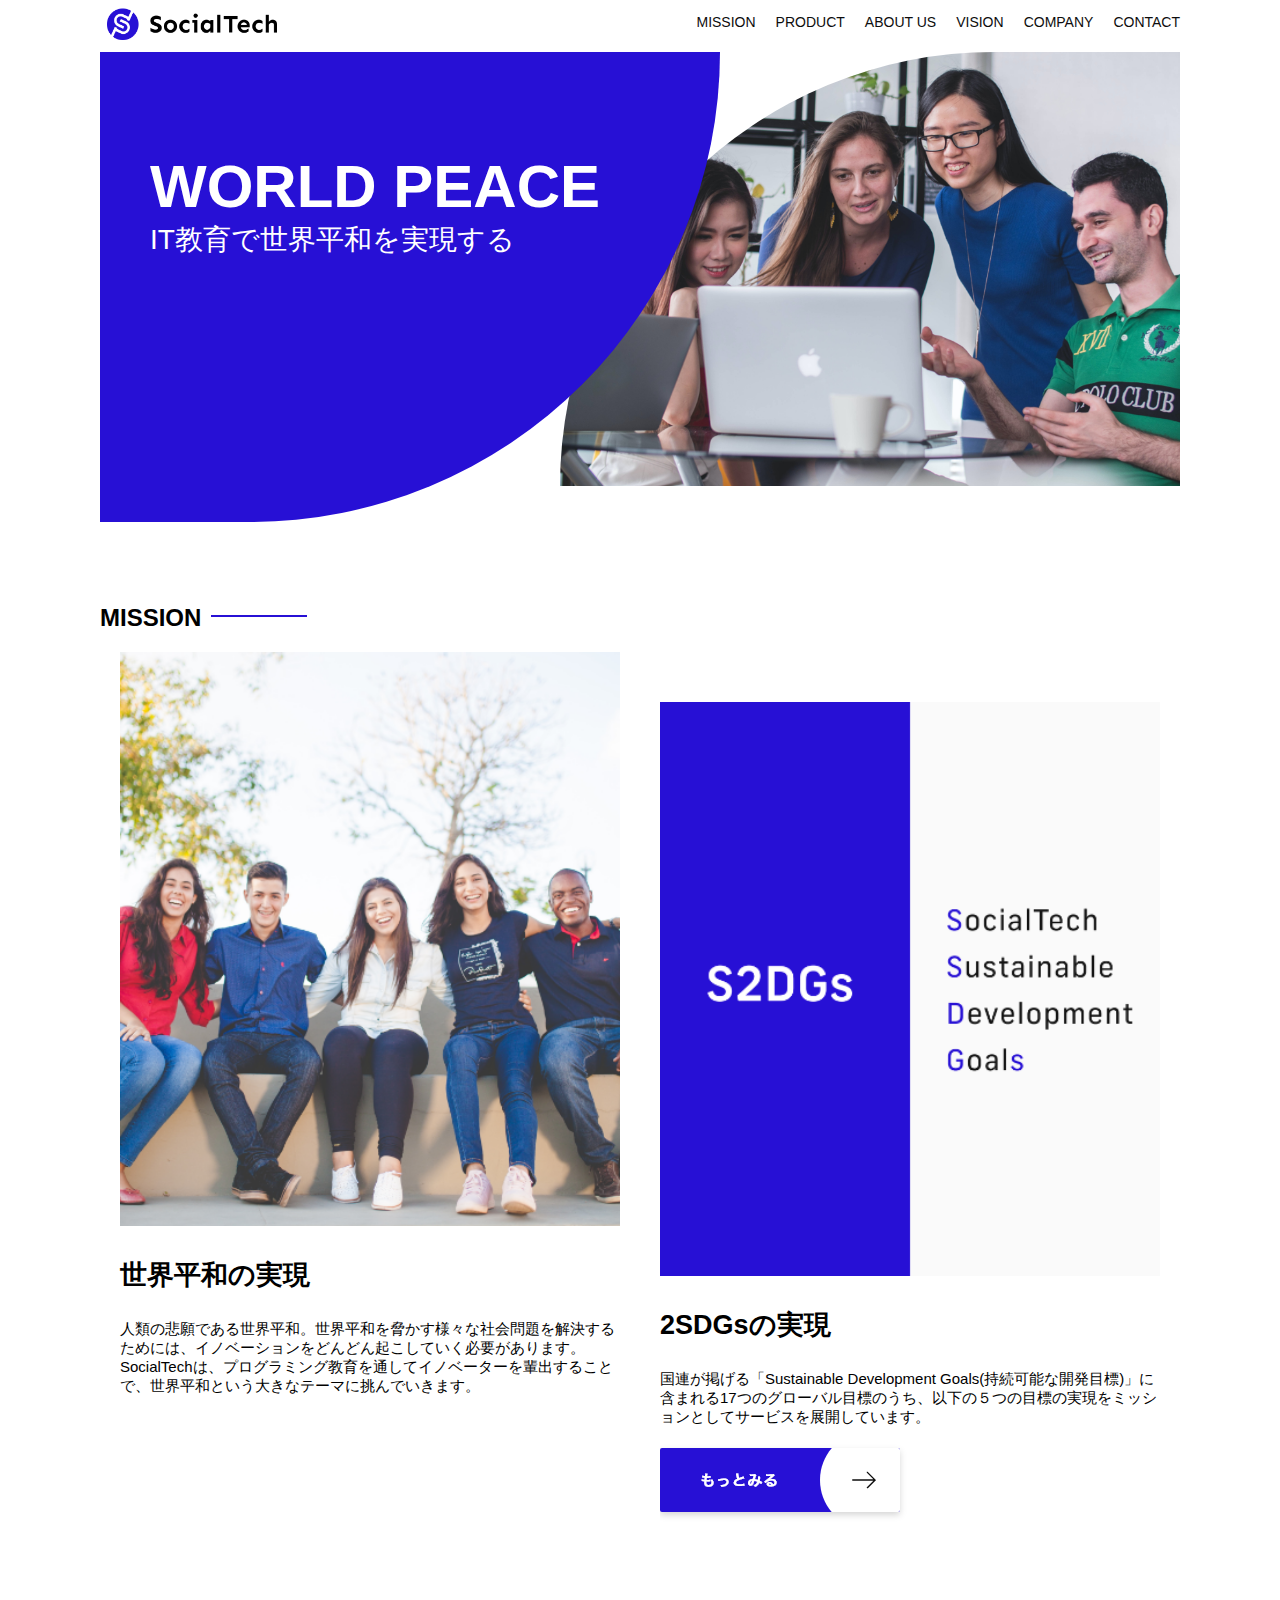
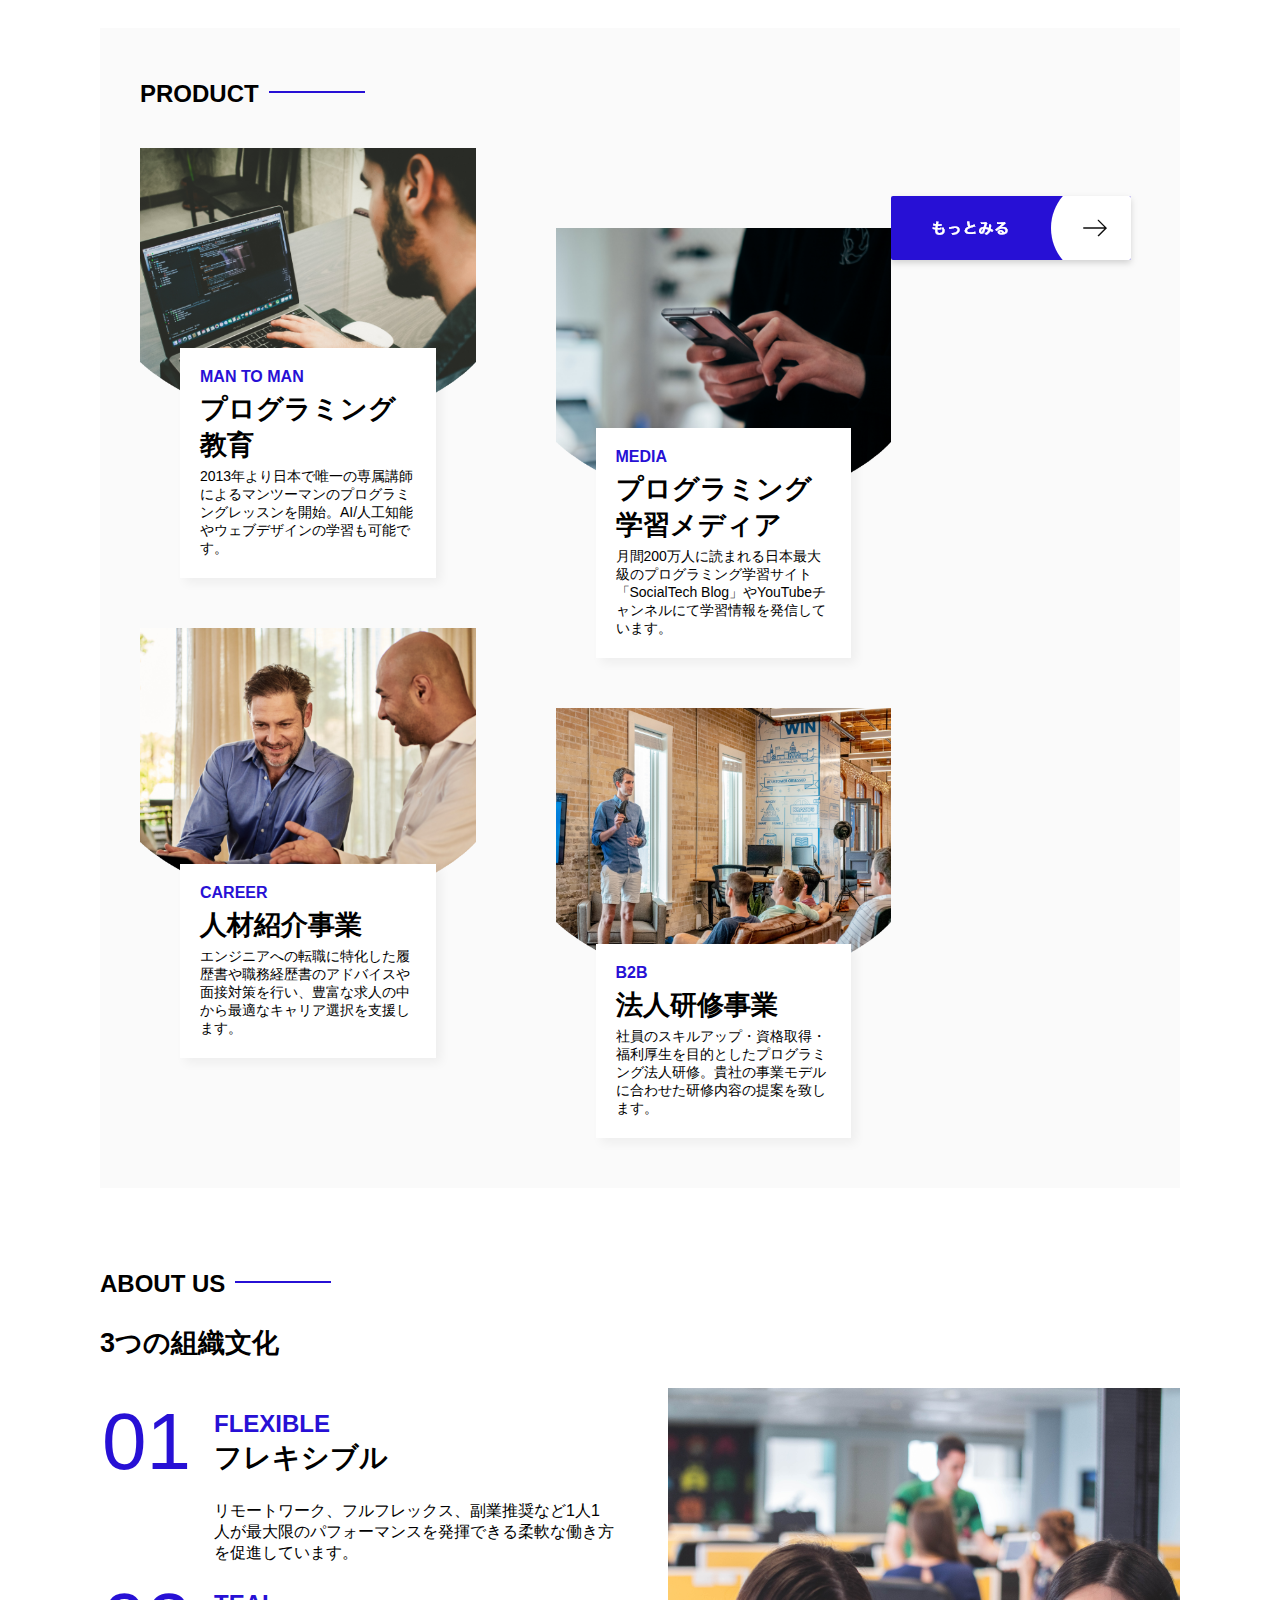
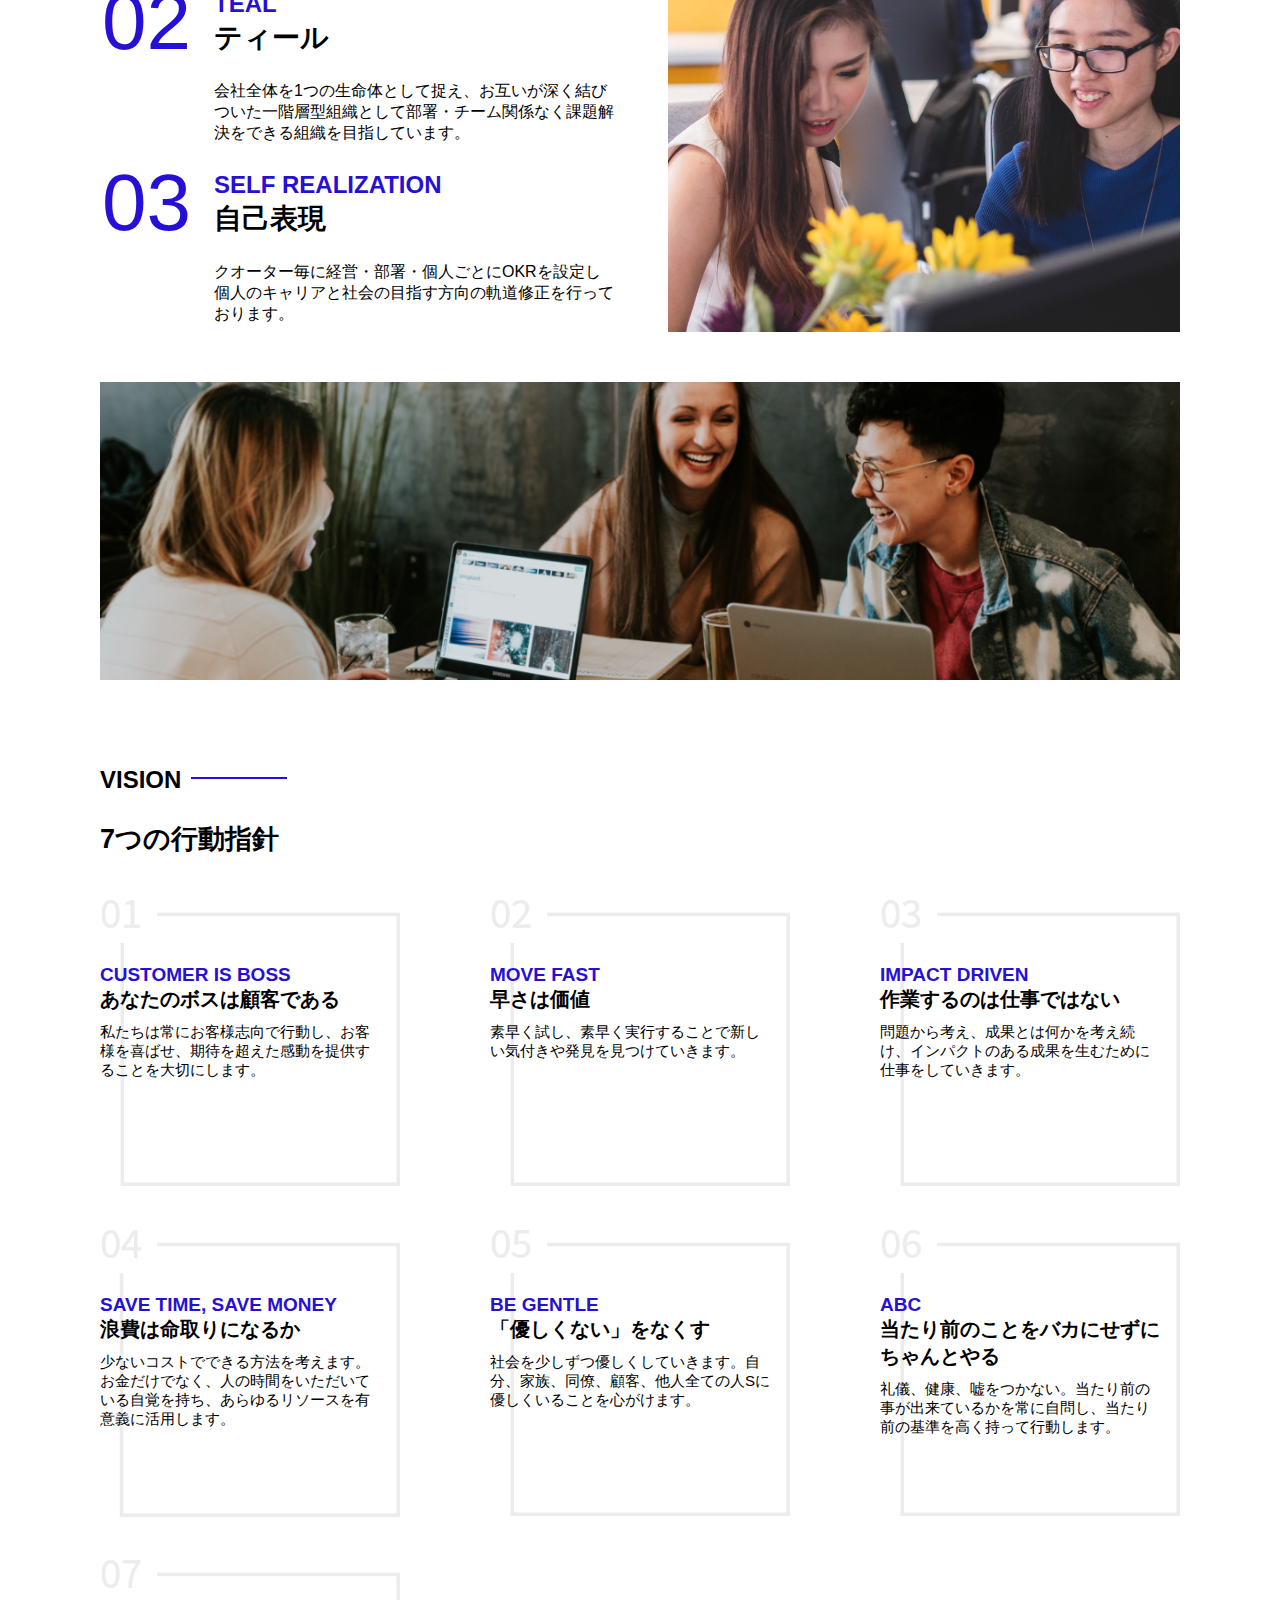
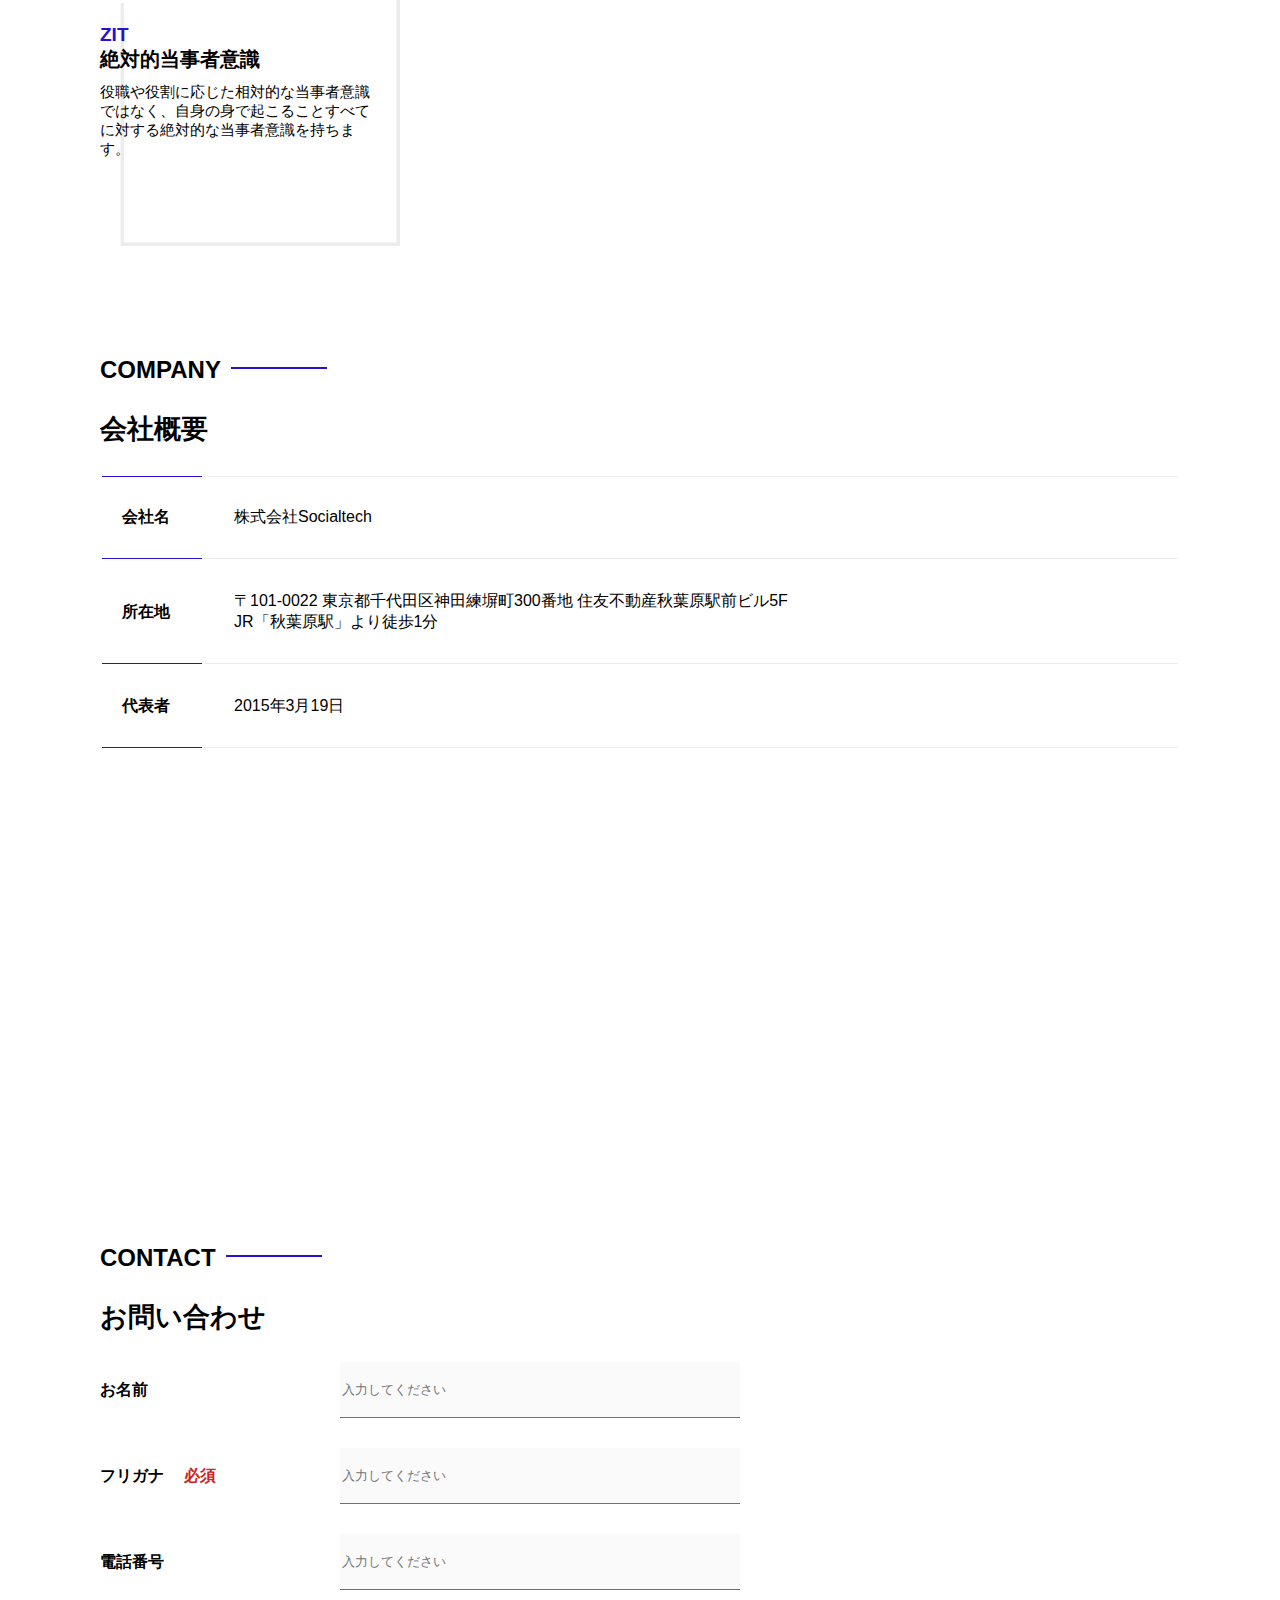
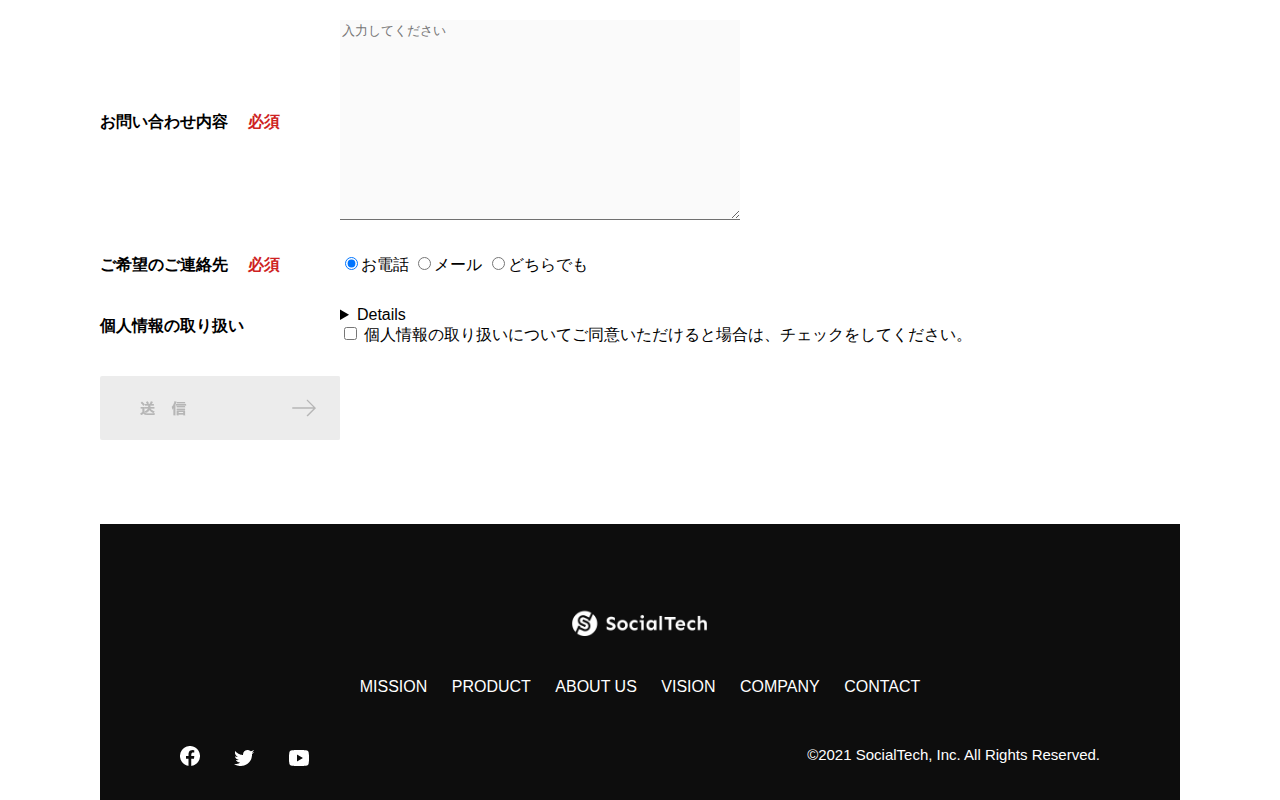
<file: index.html>
<!DOCTYPE html>
<html>
    <head>
        <title>SocialTech</title>
        <meta charset="utf-8">
        <meta name="description" content="SocialTechはEdTech業界のリーディングカンパニーを目指します。">
        <meta name="viewport" content="width=device-width, initial-scale=1.0">
        <link rel="stylesheet" href="style.css">
    </head>
    <body>
        <header>
            <a href="index.html" id="logo">
                <img src="images/logo.png" alt="トップページに戻る">
            </a>
            <nav id="nav-pc">
                <ul>
                    <li><a href="mission.html">MISSION</a></li>
                    <li><a href="product.html">PRODUCT</a></li>
                    <li><a href="index.html#aboutus">ABOUT US</a></li>
                    <li><a href="index.html#vision">VISION</a></li>
                    <li><a href="index.html#company">COMPANY</a></li>
                    <li><a href="index.html#contact">CONTACT</a></li>
                </ul>
            </nav>
            <!--スマホ用メニューボタン-->
            <button id="menu-sp" onclick="document.getElementById('nav-sp').style.display = 'block'">
                <img src="images/button-menu.png" alt="ナビゲーションを開く">
            </button>
            <!--スマホ用ナビゲーション-->
            <div id="nav-sp">
                <button id="close" onclick="document.getElementById('nav-sp').style.display = 'none'">
                    <img src="images/button-close.png" alt="ナビゲーションを閉じる">
                </button>
                <nav>
                    <ul>
                        <li>
                            <a id="logo-sp" href="index.html" onclick="document.getElementById('nav-sp').style.display = 'none'"><img src="images/logo-sp.png" alt="トップページに戻る"></a>
                        </li>
                        <li><a class="menu" href="mission.html" onclick="document.getElementById('nav-sp').style.display = 'none'">MISSION</a></li>
                        <li><a class="menu" href="product.html" onclick="document.getElementById('nav-sp').style.display = 'none'">PRODUCT</a></li>
                        <li><a class="menu" href="index.html#aboutus" onclick="document.getElementById('nav-sp').style.display = 'none'">ABOUT US</a></li>
                        <li><a class="menu" href="index.html#vision" onclick="document.getElementById('nav-sp').style.display = 'none'">VISION</a></li>
                        <li><a class="menu" href="index.html#company" onclick="document.getElementById('nav-sp').style.display = 'none'">COMPANY</a></li>
                        <li><a class="menu" href="index.html#contact" onclick="document.getElementById('nav-sp').style.display = 'none'">CONTACT</a></li>
                    </ul>
                </nav>
                <div id="sns">
                    <a href="https://www.facebook.com/sejuku2013">
                        <img src="images/button-facebook.png" alt="Facebookのリンク">
                    </a>
                    <a href="https://twitter.com/samuraijuku">
                        <img src="images/button-twitter.png" alt="Twitterのリンク">
                    </a>
                    <a href="https://www.youtube.com/channel/UCCFOQO5aDK0xXam4cUQXT8g">
                        <img src="images/button-youtube.png" alt="YouTubeのリンク">
                    </a>
                </div>
            </div>
        </header>
        <main>
            <article>
                <section id="main-visual">
                    <div id="main-message">
                        <h1>WORLD PEACE</h1>
                        <p>IT教育で世界平和を実現する</p>
                    </div>
                    <img src="images/index/index-main.png" alt="PCの周りに集まる多国籍の仲間たち">
                </section>
                <section id="mission">
                    <h2 class="index-h2">MISSION</h2>
                    <div id="mission-flex">
                        <div>
                            <img id="mission-photo" src="images/index/index-mission.png" alt="屋外のベンチで写真を撮影する多国籍の仲間たち">
                            <h3>世界平和の実現</h3>
                            <p>人類の悲願である世界平和。世界平和を脅かす様々な社会問題を解決するためには、イノベーションをどんどん起こしていく必要があります。SocialTechは、プログラミング教育を通してイノベーターを輩出することで、世界平和という大きなテーマに挑んでいきます。</p>
                        </div>
                        <div>
                            <img id="s2dgs" src="images/index/s2dgs.png" alt="SDGs">
                            <h3>2SDGsの実現</h3>
                            <p>国連が掲げる「Sustainable Development Goals(持続可能な開発目標)」に含まれる17つのグローバル目標のうち、以下の５つの目標の実現をミッションとしてサービスを展開しています。</p>
                            <a href="mission.html">
                                <img src="images/button-more.png" alt="もっとみる">
                            </a>
                        </div>
                    </div>
                </section>
                <section id="product">
                   <h2 class="index-h2">PRODUCT</h2>
                   <div class="product-flex">
                    <div id="product-left">
                        <div>
                            <img class="product-photo" src="images/index/index-mantoman.png" alt="PCでコードを書く男性">
                            <div class="product-explain">
                                <span>MAN TO MAN</span>
                                <h3>プログラミング教育</h3>
                                <p>2013年より日本で唯一の専属講師によるマンツーマンのプログラミングレッスンを開始。AI/人工知能やウェブデザインの学習も可能です。</p>
                            </div>
                        </div>
                        <div>
                            <img class="product-photo" src="images/index/index-career.png" alt="笑顔で話し合う2人の男性">
                            <div class="product-explain">
                                <span>CAREER</span>
                                <h3>人材紹介事業</h3>
                                <p>エンジニアへの転職に特化した履歴書や職務経歴書のアドバイスや面接対策を行い、豊富な求人の中から最適なキャリア選択を支援します。</p>
                            </div>
                        </div>
                    </div>
                    <div id="product-right">
                        <div>
                            <img class="product-photo" src="images/index/index-media.png" alt="スマートフォンを操作する人">
                            <div class="product-explain">
                                <span>MEDIA</span>
                                <h3>プログラミング学習メディア</h3>
                                <p>月間200万人に読まれる日本最大級のプログラミング学習サイト「SocialTech Blog」やYouTubeチャンネルにて学習情報を発信しています。</p>
                            </div>
                        </div>
                        <div>
                            <img class="product-photo" src="images/index/index-b2b.png" alt="講演中の男性とそれを聴く人々">
                            <div class="product-explain">
                                <span>B2B</span>
                                <h3>法人研修事業</h3>
                                <p>社員のスキルアップ・資格取得・福利厚生を目的としたプログラミング法人研修。貴社の事業モデルに合わせた研修内容の提案を致します。</p>
                            </div>
                        </div>
                    </div>
                    <div id="product-more">
                        <a href="product.html">
                            <img src="images/button-more.png" alt="もっとみる">
                        </a>
                    </div>
                </section>
                <!--ABOUT US-->
                <section id="aboutus">
                    <h2 class="index-h2">ABOUT US</h2>
                    <h3>3つの組織文化</h3>
                    <div>
                        <table class="culture-table">
                            <tr>
                                <td class="culture-num">01</td>
                                <th><span class="culture-en">FLEXIBLE</span><br>フレキシブル</th>
                            </tr>
                            <tr>
                                <td>
                                    <!--空のセル-->
                                </td>
                                <td class="culture-description">リモートワーク、フルフレックス、副業推奨など1人1人が最大限のパフォーマンスを発揮できる柔軟な働き方を促進しています。</td>
                            </tr>
                            <tr>
                                <td class="culture-num">02</td>
                                <th><span class="culture-en">TEAL</span><br>ティール</th>
                            </tr>
                            <tr>
                                <td>
                                    <!--空のセル-->
                                </td>
                                <td class="culture-description">会社全体を1つの生命体として捉え、お互いが深く結びついた一階層型組織として部署・チーム関係なく課題解決をできる組織を目指しています。</td>
                            </tr>
                            <tr>
                                <td class="culture-num">03</td>
                                <th><span class="culture-en">SELF REALIZATION</span><br>自己表現</th>
                            </tr>
                            <tr>
                                <td>
                                    <!--空のセル-->
                                </td>
                                <td class="culture-description">クオーター毎に経営・部署・個人ごとにOKRを設定し個人のキャリアと社会の目指す方向の軌道修正を行っております。</td>
                            </tr>
                        </table>
                        <img class="culture-img" src="images/index/index-aboutus1.png" alt="笑顔で話し合う2人の女性">
                    </div>
                    <img class="culture-img2" src="images/index/index-aboutus2.png" alt="笑顔で話し合う3人の男女">
                </section>
                <!--VISION-->
                <section id="vision">
                    <h2 class="index-h2">VISION</h2>
                    <h3>7つの行動指針</h3>
                    <div>
                        <div class="vision-box">
                            <img src="images/index/vision-01.png" alt="01">
                            <div>
                                <h4>CUSTOMER IS BOSS</h4>
                                <h5>あなたのボスは顧客である</h5>
                                <p>私たちは常にお客様志向で行動し、お客様を喜ばせ、期待を超えた感動を提供することを大切にします。</p>
                            </div>
                        </div>
                        <div class="vision-box">
                            <img src="images/index/vision-02.png" alt="02">
                            <div>
                                <h4>MOVE FAST</h4>
                                <h5>早さは価値</h5>
                                <p>素早く試し、素早く実行することで新しい気付きや発見を見つけていきます。</p>
                            </div>
                        </div>
                        <div class="vision-box">
                            <img src="images/index/vision-03.png" alt="03">
                            <div>
                                <h4>IMPACT DRIVEN</h4>
                                <h5>作業するのは仕事ではない</h5>
                                <p>問題から考え、成果とは何かを考え続け、インパクトのある成果を生むために仕事をしていきます。</p>
                            </div>
                        </div>
                        <div class="vision-box">
                            <img src="images/index/vision-04.png" alt="04">
                            <div>
                                <h4>SAVE TIME, SAVE MONEY</h4>
                                <h5>浪費は命取りになるか</h5>
                                <p>少ないコストでできる方法を考えます。お金だけでなく、人の時間をいただいている自覚を持ち、あらゆるリソースを有意義に活用します。</p>
                            </div>
                        </div>
                        <div class="vision-box">
                            <img src="images/index/vision-05.png" alt="05">
                            <div>
                                <h4>BE GENTLE</h4>
                                <h5>「優しくない」をなくす</h5>
                                <p>社会を少しずつ優しくしていきます。自分、家族、同僚、顧客、他人全ての人Sに優しくいることを心がけます。</p>
                            </div>
                        </div>
                        <div class="vision-box">
                            <img src="images/index/vision-06.png" alt="06">
                            <div>
                                <h4>ABC</h4>
                                <h5>当たり前のことをバカにせずにちゃんとやる</h5>
                                <p>礼儀、健康、嘘をつかない。当たり前の事が出来ているかを常に自問し、当たり前の基準を高く持って行動します。</p>
                            </div>
                        </div>
                        <div class="vision-box">
                            <img src="images/index/vision-07.png" alt="07">
                            <div>
                                <h4>ZIT</h4>
                                <h5>絶対的当事者意識</h5>
                                <p>役職や役割に応じた相対的な当事者意識ではなく、自身の身で起こることすべてに対する絶対的な当事者意識を持ちます。</p>
                            </div>
                        </div>
                    </div>
                </section>
                <!--COMPANY-->
                <section id="company">
                    <h2 class="index-h2">COMPANY</h2>
                    <h3>会社概要</h3>
                        <table id="company-table">
                            <tr>
                                <th class="tableheader tableheader-first">会社名</th>
                                <td class="cell cell-first">株式会社Socialtech</td>
                            </tr>
                            <tr>
                                <th class="tableheader">所在地</th>
                                <td class="cell">〒101-0022 東京都千代田区神田練塀町300番地 住友不動産秋葉原駅前ビル5F<br>JR「秋葉原駅」より徒歩1分</td>
                            </tr>
                            <tr>
                                <th class="tableheader">代表者</th>
                                <td class="cell">2015年3月19日</td>
                            </tr>
                        </table>
                        <iframe
                            src="https://www.google.com/maps/embed?pb=!1m14!1m8!1m3!1d12960.275416078066!2d139.7746526!3d35.6999232!3m2!1i1024!2i768!4f13.1!3m3!1m2!1s0x60188fee13660e23%3A0x77137876edf742ac!2z5L2P5Y-L5LiN5YuV55Sj56eL6JGJ5Y6f6aeF5YmN44OT44Or!5e0!3m2!1sen!2sjp!4v1726389022246!5m2!1sen!2sjp" 
                            style="border: 0" allowfullscreen="" loading="lazy">
                        </iframe>
                </section>
                <!--お問い合わせフォーム-->
                <section id="contact">
                    <h2 class="index-h2">CONTACT</h2>
                    <h3>お問い合わせ</h3>
                    <form>
                        <div>
                            <div class="contact-heading">
                                <label class="contact-label">お名前<span class="contact-span"></span></label>
                            </div>
                            <div>
                                <input type="text" name="name" placeholder="入力してください" class="contact-textbox">  
                            </div>
                        </div>
                        <div>
                            <div class="contact-heading">
                                <label class="contact-label">フリガナ<span class="contact-span">必須</span></label>
                            </div>
                            <div>
                                <input type="text" name="hurigana" placeholder="入力してください" class="contact-textbox">
                            </div>
                        </div>
                        <div>
                            <div class="contact-heading">
                                <label class="contact-label">電話番号</label>
                            </div>
                            <div>
                                <input type="text" name="tel" placeholder="入力してください" class="contact-textbox">
                            </div>
                        </div>
                        <div>
                            <div class="contact-heading">
                                <label class="contact-label">お問い合わせ内容<span class="contact-span">必須</span></label>
                            </div>
                            <div>
                                <textarea class="contact-textarea" placeholder="入力してください" name="message"></textarea>
                            </div>
                        </div>
                        <div>
                            <div class="contact-heading">
                                <label class="contact-label">ご希望のご連絡先<span class="contact-span">必須</span></label>
                            </div>
                            <div>
                                <input class="radiobutton" type="radio" value="tel" name="contact" checked><label>お電話</label> 
                                <input class="radiobutton" type="radio" value="mail" name="contact"><label>メール</label>
                                <input class="radiobutton" type="radio" value="both" name="contact"><label>どちらでも</label>
                            </div>
                        </div>
                    <div>
                        <div class="contact-heading">
                            <label class="contact-label">個人情報の取り扱い</label>
                        </div>
                        <div>
                            <details>
                                <summry>お問い合わせフォームの個人情報の取り扱いについて</summry>
                                <div>
                                    <d1>
                                        <dt>１．組織の名称又は氏名</dt>
                                        <dd>株式会社Socialtech</dd>
                                        <dt>２．個人情報保護管理者（若しくはその代理人）の氏名又は職名、所属及び連絡先</dt>
                                        <dd>
                                        <p>鈴木　一郎　コーポレート部</p>
                                        <p>メールアドレス：samurai@example.com</p>
                                        <p>TEL：03-1234-5678</p>
                                        </dd>
                                        <dt>３．個人情報の利用目的</dt>
                                        <dd>
                                            <ul>
                                                <li>本サービス及び本サービスに関連する情報の提供又はそれらに関する連絡のため</li>
                                                <li>ユーザーの本人確認のため</li>
                                                <li>当社サービスのご案内のため</li>
                                                <li>当社の商品等の広告または宣伝（電子メールによるものを含むものとします）</li>
                                            </ul>
                                        </dd>
                                        <dt>４．個人情報の取り扱い業務の委託</dt>
                                            <dd>個人情報の取扱業務の全部または一部を外部に業務委託する場合があります。その際、弊社は、個人情報を適切に保護できる管理体制を敷き実行していることを条件として委託先を厳選したうえで、機密保持契約を委託先と締結し、お客様の個人情報を厳密に管理させます。
                                            </dd>
                                        <dt>５．個人情報の開示等の請求</dt>
                                            <dd>お客様は、弊社に対してご自身の個人情報の開示等（利用目的の通知、開示、内容の訂正・追加・削除、利用の停止または消去、第三者への提供の停止）に関して、当社問合わせ窓口に申し出ることができます。<br>その際、弊社はお客様ご本人を確認させていただいたうえで、合理的な期間内に対応いたします。<br>なお、個人情報に関する弊社問合わせ先は、次の通りです。
                                            </dd>
                                            <p>〒150-0043　東京都千代田区神田練塀町300番地 住友不動産秋葉原駅前ビル5F</p>
                                            <p>メールアドレス：samurai@example.com　TEL：03-1234-5678</p>                 <dd>
                                            <p>株式会社Socialtech 個人情報問い合わせ窓口</p>
                                            </dd>
                                        <dt>６．個人情報を提供されることの任意性について</dt>
                                            <dd>お客様がご自身の個人情報を弊社に提供されるか否かは、お客様のご判断によりますが、もしご提供されない場合には、適切なサービスが提供できない場合がありますので予めご了承ください。
                                            </dd>
                                    </d1>
                                </div>
                            </details>
                            <input type="checkbox" name="agree">
                            <span>個人情報の取り扱いについてご同意いただけると場合は、チェックをしてください。</span>
                        </div>
                    </div>
                    <input type="image" src="images/button-submit.png" alt="送信する">
                </form>
                </section>
            </article>
        </main>
        <footer>
            <div id="footer-logo">
                <img src="images/logo-sp.png" alt="SocialTech">
            </div>
            <div id="footer-link">
                <a href="mission.html">MISSION</a>
                <a href="product.html">PRODUCT</a>
                <a href="index.html#aboutus">ABOUT US</a>
                <a href="index.html#vision">VISION</a>
                <a href="index.html#company">COMPANY</a>
                <a href="index.html#contact">CONTACT</a>
            </div>
            <div id="sns-footer">
                <div class="sns-btns">
                    <a href="https://www.facebook.com/sejuku2013"><img src="images/button-facebook.png" alt="facebookのリンク"></a>
                    <a href="https://twitter.com/samuraijuku"><img src="images/button-twitter.png" alt="Twitterのリンク"></a>
                    <a href="https://www.youtube.com/channel/UCCFOQO5aDK0xXam4cUQXT8g"><img src="images/button-youtube.png" alt="YouTubeのリンク"></a>
                </div>
                <div>
                    <p id="copyright">&copy;2021 SocialTech, Inc. All Rights Reserved.</p>
                </div>
            </div>
        </footer>
    </body>
</html>
</file>
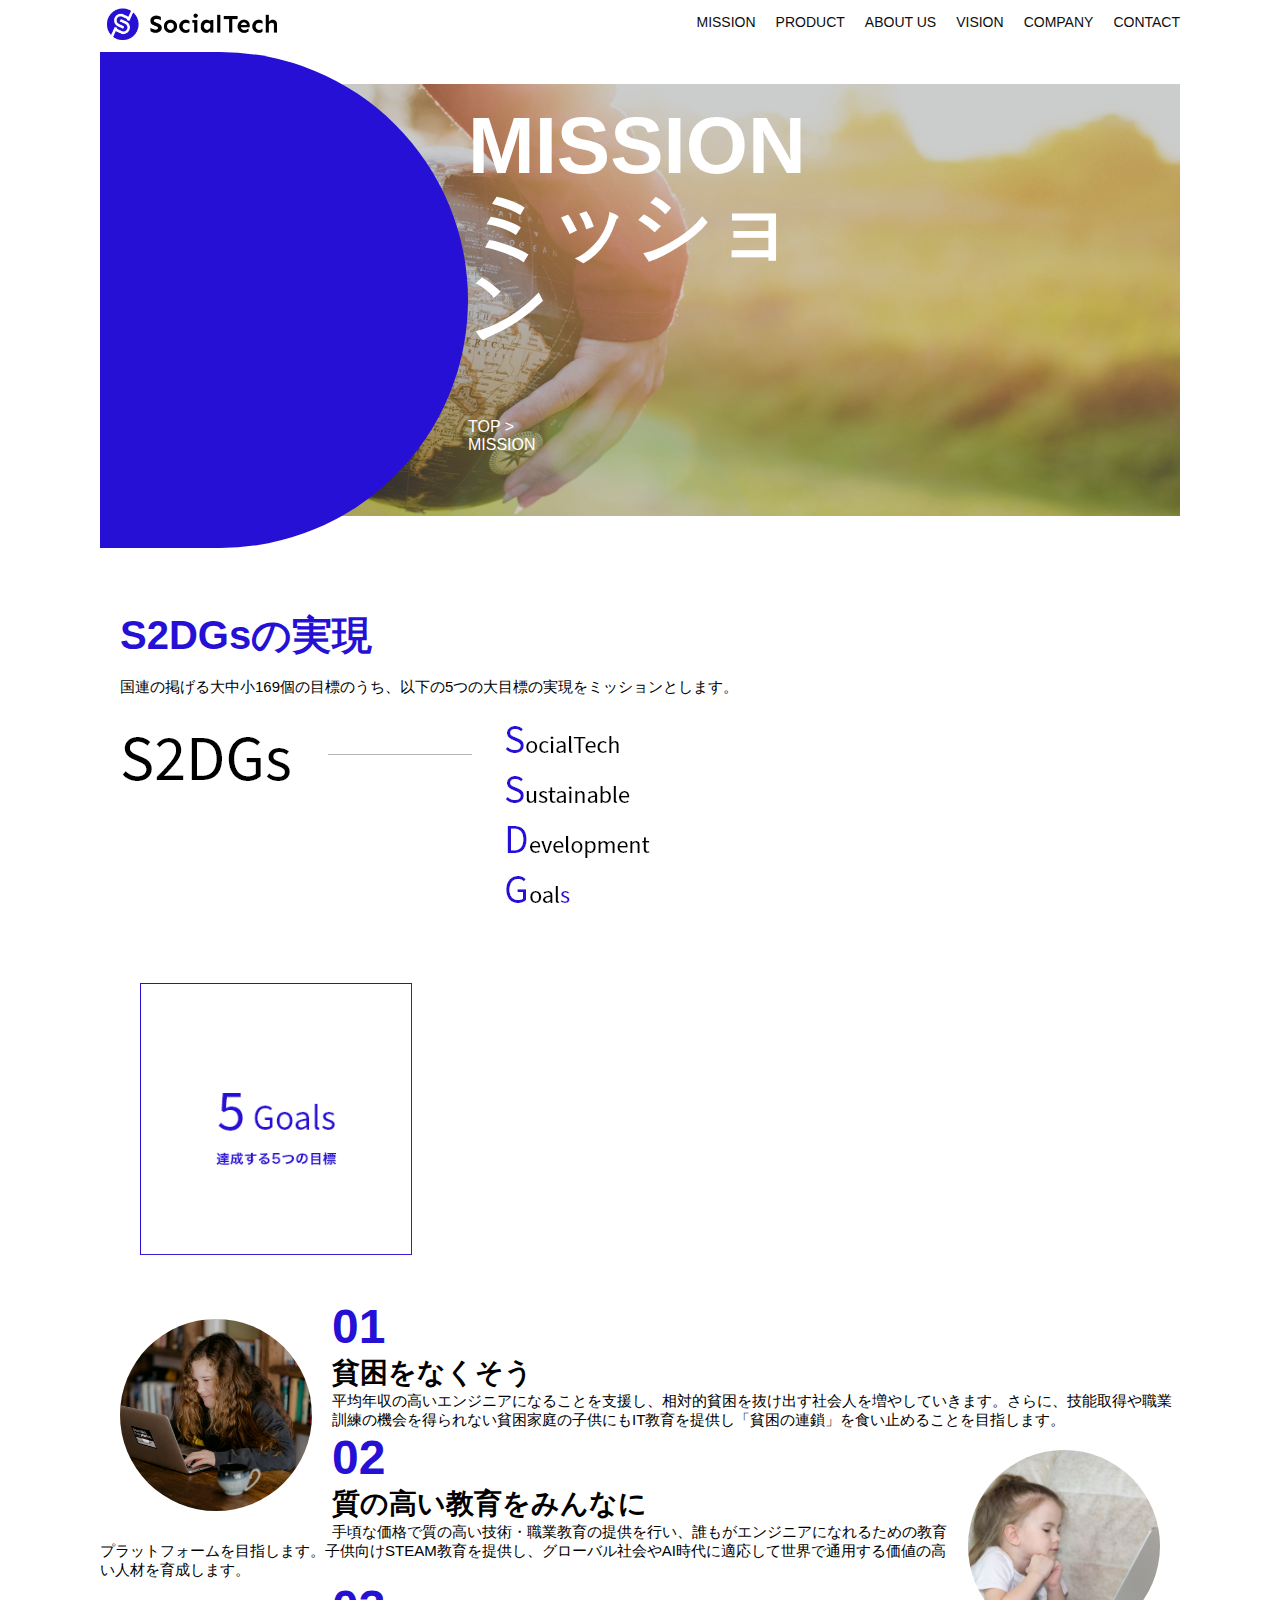
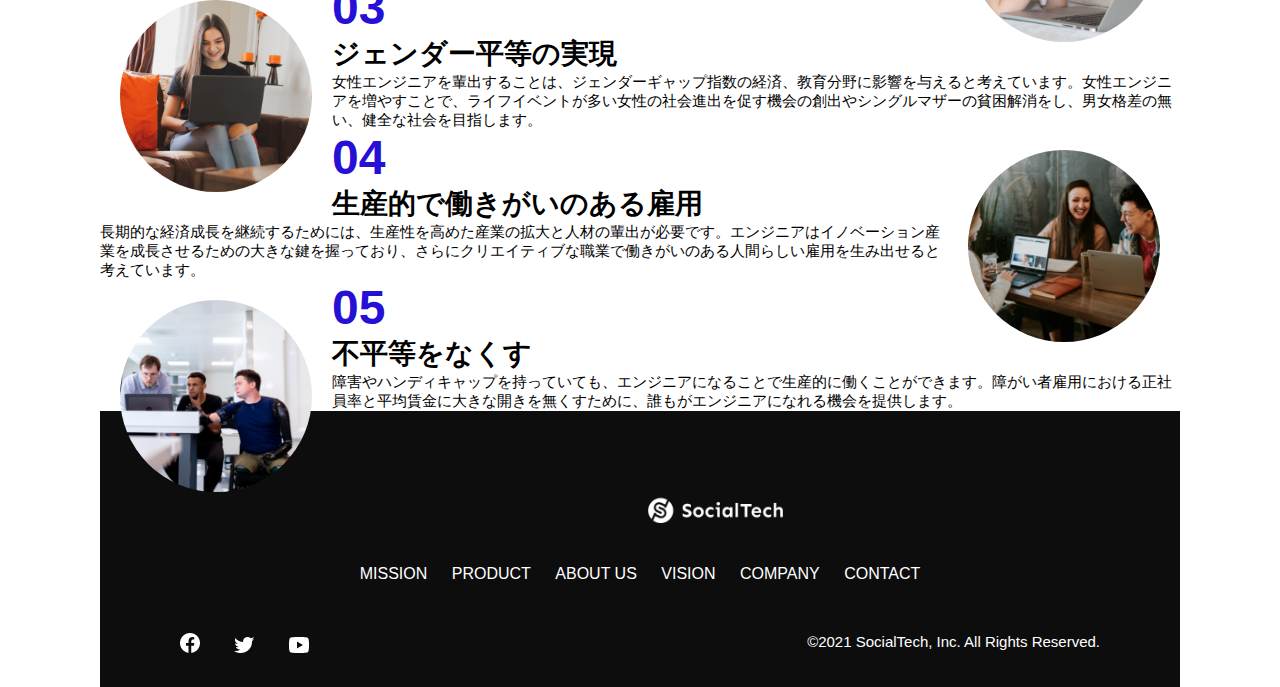
<file: mission.html>
<!DOCTYPE html>
<html>
    <head>
        <title>SocialTech - MISSION ミッション -</title>
        <meta charset="utf-8">
        <meta name="description" content="SocialTechが目指す５つの目標(S2DGs)を紹介します">
        <meta name="viewport" content="width=device-width, initial-scale=1.0">
        <link rel="stylesheet" href="style.css">
    </head>
    <body>
        <header>
            <a href="index.html" id="logo">
                <img src="images/logo.png" alt="トップページに戻る">
            </a>
            <nav id="nav-pc">
                <ul>
                    <li><a href="mission.html">MISSION</a></li>
                    <li><a href="product.html">PRODUCT</a></li>
                    <li><a href="index.html#aboutus">ABOUT US</a></li>
                    <li><a href="index.html#vision">VISION</a></li>
                    <li><a href="index.html#company">COMPANY</a></li>
                    <li><a href="index.html#contact">CONTACT</a></li>
                </ul>
            </nav>
    <!--スマホ用メニューボタン-->
        <button id="menu-sp" onclick="document.getElementById('nav-sp').style.display = 'block'">
            <img src="images/button-menu.png" alt="ナビゲーションを開く">
        </button>
    <!--スマホ用ナビゲーション-->
        <div id="nav-sp">
            <button id="close" onclick="document.getElementById('nav-sp').style.display = 'none'">
                <img src="images/button-close.png" alt="ナビゲーションを閉じる">
            </button>
            <nav>
                <ul>
                    <li>
                        <a id="logo-sp" href="index.html" onclick="document.getElementById('nav-sp').style.display = 'none'"><img src="images/logo-sp.png" alt="トップページに戻る"></a>
                    </li>
                    <li><a class="menu" href="mission.html" onclick="document.getElementById('nav-sp').style.display = 'none'">MISSION</a></li>
                    <li><a class="menu" href="product.html" onclick="document.getElementById('nav-sp').style.display = 'none'">PRODUCT</a></li>
                    <li><a class="menu" href="index.html#aboutus" onclick="document.getElementById('nav-sp').style.display = 'none'">ABOUT US</a></li>
                    <li><a class="menu" href="index.html#vision" onclick="document.getElementById('nav-sp').style.display = 'none'">VISION</a></li>
                    <li><a class="menu" href="index.html#company" onclick="document.getElementById('nav-sp').style.display = 'none'">COMPANY</a></li>
                    <li><a class="menu" href="index.html#contact" onclick="document.getElementById('nav-sp').style.display = 'none'">CONTACT</a></li>
                </ul>
            </nav>
            <div id="sns">
                <a href="https://www.facebook.com/sejuku2013">
                    <img src="images/button-facebook.png" alt="Facebookのリンク">
                </a>
                <a href="https://twitter.com/samuraijuku">
                    <img src="images/button-twitter.png" alt="Twitterのリンク">
                </a>
                <a href="https://www.youtube.com/channel/UCCFOQO5aDK0xXam4cUQXT8g">
                    <img src="images/button-youtube.png" alt="YouTubeのリンク">
                </a>
            </div>
        </div>
        </header>
        <main>
            <article>
                <section id="mission-main">
                    <div class="mission-main-inner">
                        <div id="mission-title">
                            <h1>MISSION<br><span>ミッション</span></h1>
                            <p>TOP > MISSION</p>
                        </div>
                    </div>
                </section>
                <section id="mission-s2dgs">
                    <h2 class="mission-h2">S2DGsの実現</h2>
                    <p>国連の掲げる大中小169個の目標のうち、以下の5つの大目標の実現をミッションとします。</p>
                    <img src="images/mission/mission-s2dgs.png" alt="S2DGs">
                </section>
                <section id="mission-five-goals">
                    <div class="five-goals-image">
                        <img src="images/mission/mission-5goals.png" alt="5Goals">
                    </div>
                </section>
                <div class="five-goals-read">
                    <div>
                      <img class="fivegoals-image-left" src="images/mission/mission-5goals01.png" alt="PCを操作する女の子">
                      <span class="fivegoals-number">01</span>
                      <h3 class="fivegoals-h3">貧困をなくそう</h3>
                      <p class="fivegoals-p">平均年収の高いエンジニアになることを支援し、相対的貧困を抜け出す社会人を増やしていきます。さらに、技能取得や職業訓練の機会を得られない貧困家庭の子供にもIT教育を提供し「貧困の連鎖」を食い止めることを目指します。</p>
                    </div>
                    <div>
                      <img class="fivegoals-image-right" src="images/mission/mission-5goals02.png" alt="PCを見つめる小さい女の子">
                      <span class="fivegoals-number">02</span>
                      <h3 class="fivegoals-h3">質の高い教育をみんなに</h3>
                      <p class="fivegoals-p">手頃な価格で質の高い技術・職業教育の提供を行い、誰もがエンジニアになれるための教育プラットフォームを目指します。子供向けSTEAM教育を提供し、グローバル社会やAI時代に適応して世界で通用する価値の高い人材を育成します。</p>
                    </div>
                    <div>
                      <img class="fivegoals-image-left" src="images/mission/mission-5goals03.png" alt="PCを操作する女性">
        
                      <span class="fivegoals-number">03</span>
                      <h3 class="fivegoals-h3">ジェンダー平等の実現</h3>
                      <p class="fivegoals-p">女性エンジニアを輩出することは、ジェンダーギャップ指数の経済、教育分野に影響を与えると考えています。女性エンジニアを増やすことで、ライフイベントが多い女性の社会進出を促す機会の創出やシングルマザーの貧困解消をし、男女格差の無い、健全な社会を目指します。</p>
                    </div>
                    <div>
                      <img class="fivegoals-image-right" src="images/mission/mission-5goals04.png" alt="笑顔で話し合う3人の男女">
                      <span class="fivegoals-number">04</span>
                      <h3 class="fivegoals-h3">生産的で働きがいのある雇用</h3>
                      <p class="fivegoals-p">長期的な経済成長を継続するためには、生産性を高めた産業の拡大と人材の輩出が必要です。エンジニアはイノベーション産業を成長させるための大きな鍵を握っており、さらにクリエイティブな職業で働きがいのある人間らしい雇用を生み出せると考えています。</p>
                    </div>
                    <div>
                      <img class="fivegoals-image-left" src="images/mission/mission-5goals05.png" alt="障害を持つ男性が生き生きと働く様子">
                      <span class="fivegoals-number">05</span>
                      <h3 class="fivegoals-h3">不平等をなくす</h3>
                      <p class="fivegoals-p">障害やハンディキャップを持っていても、エンジニアになることで生産的に働くことができます。障がい者雇用における正社員率と平均賃金に大きな開きを無くすために、誰もがエンジニアになれる機会を提供します。</p>
                    </div>
                  </div>
            </article>
        </main>
        <footer>
            <div id="footer-logo">
                <img src="images/logo-sp.png" alt="SocialTech">
            </div>
            <div id="footer-link">
                <a href="mission.html">MISSION</a>
                <a href="product.html">PRODUCT</a>
                <a href="index.html#aboutus">ABOUT US</a>
                <a href="index.html#vision">VISION</a>
                <a href="index.html#company">COMPANY</a>
                <a href="index.html#contact">CONTACT</a>
            </div>
            <div id="sns-footer">
                <div class="sns-btns">
                    <a href="https://www.facebook.com/sejuku2013"><img src="images/button-facebook.png" alt="facebookのリンク"></a>
                    <a href="https://twitter.com/samuraijuku"><img src="images/button-twitter.png" alt="Twitterのリンク"></a>
                    <a href="https://www.youtube.com/channel/UCCFOQO5aDK0xXam4cUQXT8g"><img src="images/button-youtube.png" alt="YouTubeのリンク"></a>
                </div>
                <div>
                    <p id="copyright">&copy;2021 SocialTech, Inc. All Rights Reserved.</p>
                </div>
            </div>
        </footer>
    </body>
</html>
</file>
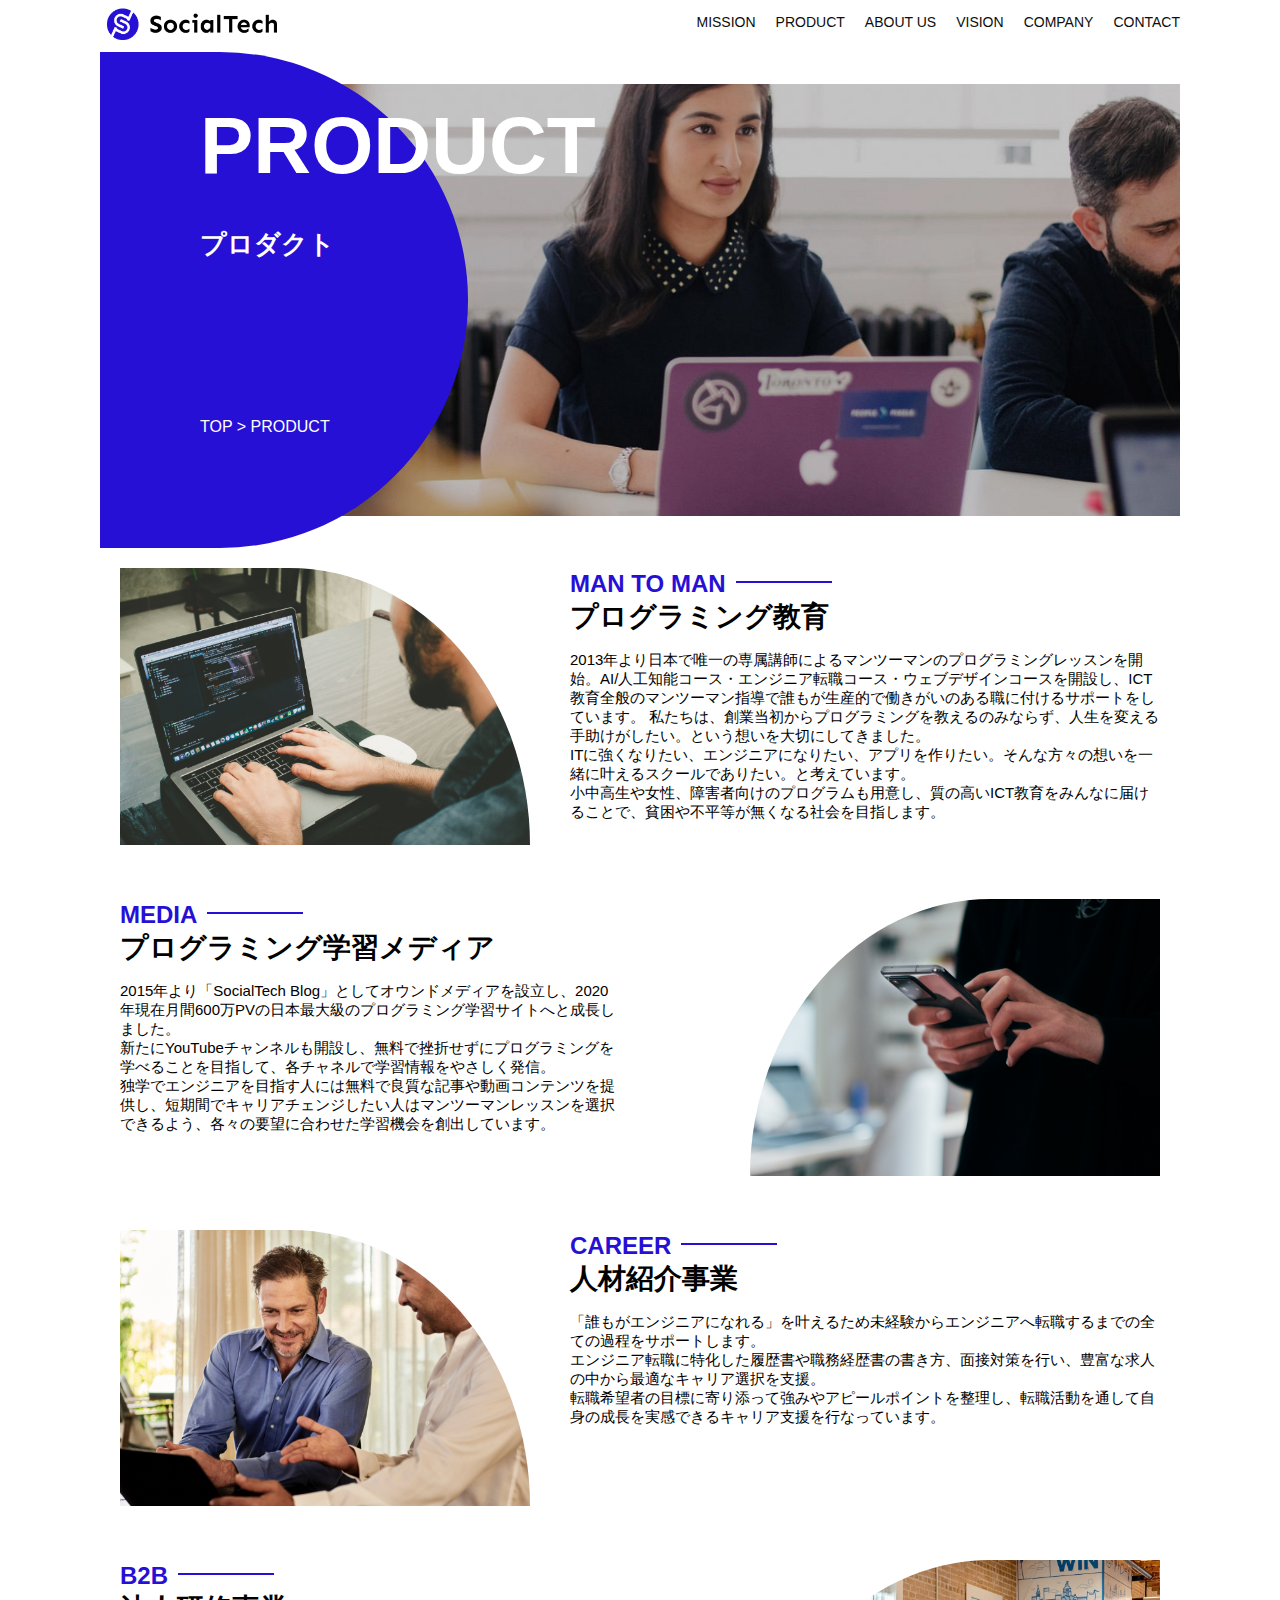
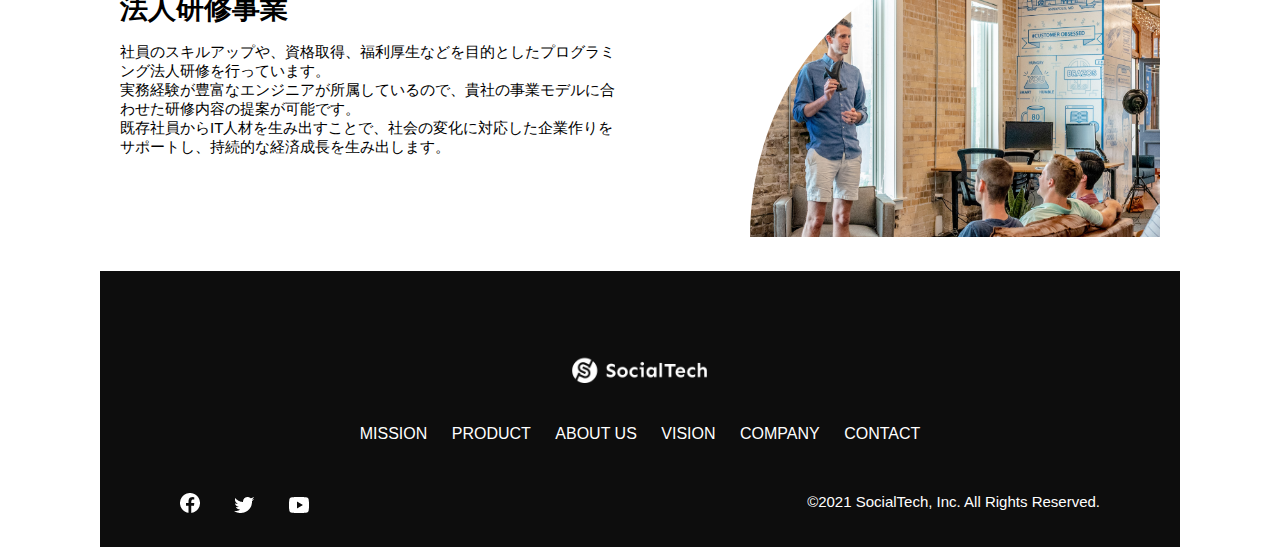
<file: product.html>
<!DOCTYPE html>
<html>
    <head>
        <title>SocialTech - PRODUCT　プロダクト -</title>
        <meta charset="utf-8">
        <meta name="description" content="SocialTechの4つのプロダクトを紹介します">
        <meta name="viewport" content="width=device-width, initial-scale=1.0">
        <link rel="stylesheet" href="style.css">
    </head>
    <body>
        <header>
            <a href="index.html" id="logo">
                <img src="images/logo.png" alt="トップページに戻る">
            </a>
            <nav id="nav-pc">
                <ul>
                    <li><a href="mission.html">MISSION</a></li>
                    <li><a href="product.html">PRODUCT</a></li>
                    <li><a href="index.html#aboutus">ABOUT US</a></li>
                    <li><a href="index.html#vision">VISION</a></li>
                    <li><a href="index.html#company">COMPANY</a></li>
                    <li><a href="index.html#contact">CONTACT</a></li>
                </ul>
            </nav>
    <!--スマホ用メニューボタン-->
        <button id="menu-sp" onclick="document.getElementById('nav-sp').style.display = 'block'">
            <img src="images/button-menu.png" alt="ナビゲーションを開く">
        </button>
    <!--スマホ用ナビゲーション-->
        <div id="nav-sp">
            <button id="close" onclick="document.getElementById('nav-sp').style.display = 'none'">
                <img src="images/button-close.png" alt="ナビゲーションを閉じる">
            </button>
            <nav>
                <ul>
                    <li>
                        <a id="logo-sp" href="index.html" onclick="document.getElementById('nav-sp').style.display = 'none'"><img src="images/logo-sp.png" alt="トップページに戻る"></a>
                    </li>
                    <li><a class="menu" href="mission.html" onclick="document.getElementById('nav-sp').style.display = 'none'">MISSION</a></li>
                    <li><a class="menu" href="product.html" onclick="document.getElementById('nav-sp').style.display = 'none'">PRODUCT</a></li>
                    <li><a class="menu" href="index.html#aboutus" onclick="document.getElementById('nav-sp').style.display = 'none'">ABOUT US</a></li>
                    <li><a class="menu" href="index.html#vision" onclick="document.getElementById('nav-sp').style.display = 'none'">VISION</a></li>
                    <li><a class="menu" href="index.html#company" onclick="document.getElementById('nav-sp').style.display = 'none'">COMPANY</a></li>
                    <li><a class="menu" href="index.html#contact" onclick="document.getElementById('nav-sp').style.display = 'none'">CONTACT</a></li>
                </ul>
            </nav>
            <div id="sns">
                <a href="https://www.facebook.com/sejuku2013">
                    <img src="images/button-facebook.png" alt="Facebookのリンク">
                </a>
                <a href="https://twitter.com/samuraijuku">
                    <img src="images/button-twitter.png" alt="Twitterのリンク">
                </a>
                <a href="https://www.youtube.com/channel/UCCFOQO5aDK0xXam4cUQXT8g">
                    <img src="images/button-youtube.png" alt="YouTubeのリンク">
                </a>
            </div>
        </div>
        </header>
        <main>
            <article>
                <section id="product-main">
                    <div class="product-main-inner">
                        <div id="product-title">
                            <h1>PRODUCT<br><span>プロダクト</span></h1>
                            <p>TOP > PRODUCT</p>
                        </div>
                    </div>
                </section>
                <section class="product-section product-section-left">
                    <div class="product-section-img">
                        <img src="images/product/product-mantoman.png" alt="PCでコードを書く男性">
                    </div>
                    <div class="product-read">
                        <h2 class="product-h2">MAN TO MAN</h2>
                        <h3 class="product-h3">プログラミング教育</h3>
                        <p>
                            2013年より日本で唯一の専属講師によるマンツーマンのプログラミングレッスンを開始。AI/人工知能コース・エンジニア転職コース・ウェブデザインコースを開設し、ICT教育全般のマンツーマン指導で誰もが生産的で働きがいのある職に付けるサポートをしています。 私たちは、創業当初からプログラミングを教えるのみならず、人生を変える手助けがしたい。という想いを大切にしてきました。<br>ITに強くなりたい、エンジニアになりたい、アプリを作りたい。そんな方々の想いを一緒に叶えるスクールでありたい。と考えています。<br>小中高生や女性、障害者向けのプログラムも用意し、質の高いICT教育をみんなに届けることで、貧困や不平等が無くなる社会を目指します。
                        </p>
                    </div>
                </section>
                <section class="product-section product-section-right">
                    <div class="product-read">
                        <h2 class="product-h2">MEDIA</h2>
                        <h3 class="product-h3">プログラミング学習メディア</h3>
                        <p>2015年より「SocialTech Blog」としてオウンドメディアを設立し、2020年現在月間600万PVの日本最大級のプログラミング学習サイトへと成長しました。<br>新たにYouTubeチャンネルも開設し、無料で挫折せずにプログラミングを学べることを目指して、各チャネルで学習情報をやさしく発信。<br>独学でエンジニアを目指す人には無料で良質な記事や動画コンテンツを提供し、短期間でキャリアチェンジしたい人はマンツーマンレッスンを選択できるよう、各々の要望に合わせた学習機会を創出しています。</p>
                    </div>
                    <div class="product-section-img">
                        <img src="images/product/product-media.png" alt="スマートフォンを操作する人">
                    </div>
                </section>
                <section class="product-section product-section-left">
                    <div class="product-section-img">
                        <img src="images/product/product-career.png" alt="笑顔で話し合う2人の男性">
                    </div>
                    <div class="product-read">
                        <h2 class="product-h2">CAREER</h2>
                        <h3 class="product-h3">人材紹介事業</h3>
                        <p>「誰もがエンジニアになれる」を叶えるため未経験からエンジニアへ転職するまでの全ての過程をサポートします。<br>エンジニア転職に特化した履歴書や職務経歴書の書き方、面接対策を行い、豊富な求人の中から最適なキャリア選択を支援。<br>転職希望者の目標に寄り添って強みやアピールポイントを整理し、転職活動を通して自身の成長を実感できるキャリア支援を行なっています。<br></p>
                    </div>
                </section>
                <section class="product-section product-section-right">
                    <div class="product-read">
                        <h2 class="product-h2">B2B</h2>
                        <h3 class="product-h3">法人研修事業</h3>
                        <p>社員のスキルアップや、資格取得、福利厚生などを目的としたプログラミング法人研修を行っています。<br>実務経験が豊富なエンジニアが所属しているので、貴社の事業モデルに合わせた研修内容の提案が可能です。<br>既存社員からIT人材を生み出すことで、社会の変化に対応した企業作りをサポートし、持続的な経済成長を生み出します。</p>
                    </div>
                    <div class="product-section-img">
                        <img src="images/product/product-b2b.png" alt="講演中の男性とそれを聴く人々">
                    </div>
                </section>
            </article>
        </main>
        <footer>
            <div id="footer-logo">
              <img src="images/logo-sp.png" alt="SocialTech">
            </div>
            <div id="footer-link">
              <a href="mission.html">MISSION</a>
              <a href="product.html">PRODUCT</a>
              <a href="index.html#aboutus">ABOUT US</a>
              <a href="index.html#vision">VISION</a>
              <a href="index.html#company">COMPANY</a>
              <a href="index.html#contact">CONTACT</a>
            </div>
            <div id="sns-footer">
              <div class="sns-btns">
                <a href="https://www.facebook.com/sejuku2013"><img src="images/button-facebook.png" alt="Facebookのリンク"></a>
                <a href="https://twitter.com/samuraijuku"><img src="images/button-twitter.png" alt="Twitterのリンク"></a>
                <a href="https://www.youtube.com/channel/UCCFOQO5aDK0xXam4cUQXT8g"><img src="images/button-youtube.png" alt="YouTubeのリンク"></a>
              </div>
              <p id="copyright">&copy;2021 SocialTech, Inc. All Rights Reserved.</p>
            </div>
          </footer>
          
        </body>
      </html>
</file>
<file: style.css>
* {
    box-sizing: border-box;
}
p {
    font-size: 15px;
}
body {
    max-width: 1080px;
    margin: 0 auto;
    font-family: "Source Sans Pro", "Hiragino kaku Gothic ProN", Meiryo, Arial, sans-serif;
}
#nav-pc {
    font-size: 14px;
}
#nav-pc ul {
    display: flex;
    padding-left: 0;
}
#nav-pc li {
    list-style: none;
}
header {
    display: flex;
    justify-content: space-between;
}
#nav-pc {
    font-size: 14px;
}
#nav-pc ul {
    display: flex;
    padding-left: 0;
}
#nav-pc li {
    list-style: none;
}
#nav-pc a {
    text-decoration: none;
    margin-left: 20px;
    color: #0d0d0d;
}
#nav-pc a:hover {
    text-decoration: underline;
}
#nav-sp,
#menu-sp {
    display: none;
}
#main-visual {
    position: relative;
    height: 470px;
}
#main-message {
    position: absolute;
    top: 0;
    left: 0;
    background-color: #2710d5;
    color: #ffffff;
    border-radius: 0 0 476px 0;
    max-width: 620px;
    height: 100%;
    width: 100%;
    z-index: 11;
}
#main-message > h1 {
    font-size: 60px;
    margin: 100px 0 0 50px;
}
#main-message > p {
    font-size: 28px;
    margin: 0 0 0 50px;
}
#main-visual > img {
    max-width: 620px;
    border-radius: 476px 0 0 0;
    position: absolute;
    top: 0;
    right: 0;
    z-index: 10;
}
h2 {
    margin: 40px 0 0 0;
}
h2::after {
    content: url("images/line.png");
    margin-left: 10px;
}
h3 {
    font-size: 27px;
}
#mission {
    margin: 80px auto 80px auto;
}
#mission-flex {
    display: flex;
}
#mission-flex > div {
    width: 50%;
    margin: 20px;
}
#mission-photo {
    width: 100%;
}
#s2dgs {
    margin-top: 50px;
    width: 100%;
}
/* プロダクト */
#product {
    background-color: #fafafa;
    margin: 80px 0 80px 0;
    padding: 10px 40px 0px 40px;
}
/* 外枠 */
#product .product-flex {
    margin-top: 40px;
    display: flex;
}
/* 左のカラム */
#product-left {
    width: 50%;
    margin-right: 20px;
}
/* 右のカラム */
#product-right {
    width: 50%;
    margin-left: 20px;
    margin-top: 80px;
}
/* 画像＋説明の枠 */
#product-left > div {
    position: relative;
    height: 480px;
    margin-right: 20px;
}
#product-right > div {
    position: relative;
    height: 480px;
    margin-left: 20px;
}
/* 画像 */
.product-photo {
    width: 100%;
}
/* 説明文の枠 */
.product-explain {
    background-color: #ffffff;
    position: absolute;
    left: 0;
    bottom: 50px;
    margin: 0 40px 0 40px;
    padding: 20px;
    box-shadow: 5px 5px 10px rgba(0, 0, 0, 0.05);
}
/* 説明文の英語 */
.product-explain > span {
    color: #2710d5;
    font-weight: bold;
    font-size: 16px;
    margin: 0;
}
/* 説明文の見出し */
.product-explain > h3 {
    margin: 5px 0 5px 0;
}
/* 説明文 */
.product-explain > p {
    font-size: 14px;
    margin: 0;
}
/* もっと見るボタン */
#product-more {
    text-align: center;
}
#product-more a {
    position: relative;
    bottom: -42px;
}
/* ABOUT US */
#aboutus {
    margin: 80px auto;
}
/* 3つの組織文化と画像を入れる枠 */
#aboutus > div {
    display: flex;
}
/* 画像 */
.culture-img {
    width: 50%;
    align-self: flex-start;
}
.culture-img2 {
    margin-top: 50px;
    width: 100%;
}
/* 3つの組織文化の表 */
.culture-table {
    margin-right: 50px;
}
/* 番号 */
.culture-num {
    font-size: 80px;
    color: #2710d5;
    padding: 0 20px 0 0;
}
/* 見出し */
.culture-table th {
    text-align: left;
    font-size: 28px;
    font-weight: bold;
}
/* 組織文化英語 */
.culture-en {
    color: #2710d5;
    font-size: 24px;
}
/* 説明文 */
.culture-description {
    margin: 0;
}
/* ビジョン */
#vision {
    margin: 80px auto;
}
/* セクション内の外枠 */
#vision > div {
    display: flex;
    justify-content: space-between;
    flex-wrap: wrap;
}
/* 7つの行動指針の枠 */
.vision-box {
    width: 300px;
    height: 300px;
    margin-bottom: 30px;
    position: relative;
}
.vision-box > img {
    width: 100%;
    position: relative;
    z-index: 30;
}
.vision-box > div {
    position: absolute;
    top: 0;
    left: 0;
    z-index: 31;
    margin-right: 20px;
}
.vision-box > div > h4 {
    color: #2710d5;
    font-size: 19px;
    margin: 80px 0 0 0;
}
.vision-box > div > h5 {
    font-size: 20px;
    margin: 0;
}
.vision-box > div > p {
    margin: 10px 0 0 0;
}
/* 会社概要 */
#company {
    margin: 80px auto;
}
#company-table {
    width: 100%;
}
.tableheader {
    text-align: left;
    padding: 20px;
    border-bottom-color: #2710d5;
    border-bottom-width: 1px;
    border-bottom-style: solid;
    width: 100px;
}
.tableheader-first {
    border-top-color: #2710d5;
    border-top-width: 1px;
    border-top-style: solid;
}
.cell {
    padding: 30px;
    border-bottom-color: #ececec;
    border-bottom-width: 1px;
    border-bottom-style: solid;
}
.cell-first {
    border-top-color: #ececec;
    border-top-width: 1px;
    border-top-style: solid;
}
#company > iframe {
    width: 100%;
    height: 368px;
    margin-top: 40px;
}
#contact {
    margin: 80px auto;
}
/* 外枠 */
#contact > form > div {
    display: flex;
    flex-direction: row;
    flex-wrap: wrap;
    padding-bottom: 30px;
}
/* 左列の見出し */
.contact-heading {
    width: 240px;
    align-self: center;
}
/* 見出しのラベル */
.contact-label {
    font-weight: bold;
}
.contact-span {
    color: #ce2222;
    margin: 0 0 0 20px;
    font-weight: bold;
}
/* テキストボックス */
.contact-textbox {
    border-top: 0px;
    border-left: 0px;
    border-right: 0px;
    border-bottom-width: 1px;
    border-bottom-color: #707070;
    border-style: solid;
    background-color: #fafafa;
    width: 400px;
    height: 56px;
}
/* お問い合わせの内容のテキストエリア */
.contact-textarea {
    border-top: 0px;
    border-left: 0px;
    border-right: 0px;
    border-bottom-width: 1px;
    border-bottom-color: #707070;
    background-color: #fafafa;
    width: 400px;
    height: 200px;
}
/* 個人情報の取り扱い */
#contact dt {
    font-weight: bold;
}
#contact dd {
    margin: 0 0 16px 0;
}
#contact dd p {
    margin: 0;
}
#contact dd ul {
    padding-left: 0;
}
#contact dd li {
    margin-bottom: 0;
    list-style: none;
}
footer {
    background-color: #0d0d0d;
    text-align: center;
    padding: 80px 80px 30px 80px;
}
#footer-logo {
    margin-bottom: 30px;
}
#footer-link {
    margin-bottom: 50px;
}
#footer-link > a {
    text-decoration: none;
    margin: 10px;
    color: #ffffff;
}
#footer-link > a:hover {
    text-decoration: underline;
}
#sns-footer {
    display: flex;
    justify-content: space-between;
    text-align: left;
}
#sns-footer a {
    margin-right: 30px;
}
#copyright {
    color: #ffffff;
    margin: 0;
}
/* mission.html用スタイル */
/* ミッションのメインビジュアル */
.mission-main-inner {
    background-image: url("images/mission/mission-main.png");
    background-repeat: no-repeat;
    background-position: center;
}
#mission-title {
    background-color: #2710d5;
    width: 368px;
    color: #ffffff;
    height: 496px;
    border-radius: 0 248px 248px 0;
    position: relative;
}
#mission-title h1 {
    position: absolute;
    top: 0;
    left: 100%;
    font-size: 80px;
    line-height: 1;
}
#mission-title > p {
    position: absolute;
    top: 350px;
    left: 100%;
    font-size: 16px;
}
#mission-s2dgs {
    padding: 20px;
}
.mission-h2 {
    color: #2710d5;
    font-size: 40px;
}
.mission-h2::after {
    content: none;
}
#mission-five-goals {
    padding: 20px;
    display: flex;
}
#mission-five-goals .five-goals-image {
    width: 30%;
    padding: 20px;
}
#mission-five-goals .five-goals-image img {
    width: 100%;
}
#mission-five-goals /five-goals-read {
    width: 70%;
    padding: 20px;
}
#mission-five-goals .five-goals-read > div {
    margin-bottom: 40px;
}
.fivegoals-image-right {
    float: right;
    margin: 20px;
}
.fivegoals-image-left {
    float: left;
    margin: 20px;
}
.fivegoals-number {
    color: #2710d5;
    font-size: 48px;
    font-weight: bold;
    margin: 0;
}
.fivegoals-h3 {
    font-size: 28px;
    margin: 0;
}
.fivegoals-p {
    margin: 0;
}
/* プロダクトページ */
.product-main-inner {
    background-image: url("images/product/product-main.png");
    background-repeat: no-repeat;
    background-position-y: center;
}
#product-title{
    background-color: #2710d5;
    width: 368px;
    color: #ffffff;
    height: 496px;
    border-radius: 0 248px 248px 0;
    position: relative;
}
#product-title h1 {
    position: absolute;
    top: 0;
    left: 100px;
    font-size: 80px;
    line-height: 1;
}
#product-title h1 span {
    font-size: 26px;
}
#product-title > p {
    position: absolute;
    top: 350px;
    left: 100px;
    font-size: 16px;
}
/* セクション */
.product-section {
    display: flex;
    padding: 20px 20px 0;
}
.product-section .product-section-img {
    width: 450px;
}
/* 左が画像のセクション */
.product-section-left .product-section-img img {
    width: 100%;
    padding: 0 40px 30px 0;
    border-radius: 0 432px 0 0;
}
.product-section-left .product-read {
    width: 50%;
    flex-grow: 1;
}
.product-section-left .product-read p {
    margin-bottom: 0;
}
/* 右が画像のセクション */
.product-section-right {
    justify-content: space-between;
}
.product-section-right .product-section-img img {
    width: 100%;
    padding: 0 0 30px 40px;
    border-radius: 432px 0 0 0;
}
.product-section-right .product-read {
    width: 500px;
}
.product-h2 {
    color: #2710d5;
    font-size: 24px;
    margin: 0
}
.product-h3{
    font-size: 28px;
    margin: 0;
}
@media screen and (max-width: 767px) {
    #nav-pc {
        display: none;
    }
    /* ハンバーガーメニュー */
    #menu-sp {
        display: block;
        background-color: transparent;
        float: right;
        padding: 0;
        border: none;
    }
    #nav-sp {
        background-color: #2710d5;
        position: fixed;
        left: 0;
        top: 0;
        height: 100%;
        display: none;
        z-index: 100;
    }
    #close {
        position: absolute;
        top: 20px;
        right: 20px;
        background-color: transparent;
        border: none;
    }
    #nav-sp nav ul {
        padding-left: 0;
    }
    #nav-sp nav li {
        list-style: none;
    }
    /* ナビゲーションメニュー用ロゴ */
    #logo-sp {
        margin: 80px 0 30px 20px;
    }
    /* ナビゲーションのリンク装飾設定 */
    #nav-sp nav a {
        display: block;
        color: #ffffff;
    }
    #nav-sp nav a:hover {
        text-decoration: underline;
    }
    #nav-sp .menu {
        text-decoration: none;
        margin: 0 20px 0 20px;
        height: 44px;
        font-size: 16px;
        background-image: url("images/arrow.png");
        background-repeat: no-repeat;
        background-position: right top;
    }
    #sns {
        position: absolute;
        bottom: 20px;
        left: 20px;
    }
    #sns > a {
        margin-right: 30px;
    }
    /* メインビジュアル */
    #main-visual {
        position: relative;
        height: 470px;
    }
    #main-visual > div {
        text-align: center;
        height: 280px;
    }
    #main-visual h1 {
        font-size: 28px;
        margin: 90px 0 0 0;
    }
    #main-visual > div > p {
        margin: 0;
        font-size: 15px;
    }
    #main-visual > img {
        width: 100%;
        border-radius: 476px 0 0 0;
        top: auto;
        bottom: 0;
    }
    h2 {
        margin: 15px 0 15px 0;
    }
    h3 {
        font-size: 24px;
        margin: 10px 0 0 0;
    }
    /* ミッション */
    #mission {
        margin: 20px 0;
        padding: 0 20px;
    }
    #mission-flex {
        flex-direction: column;
    }
    #mission-flex > div {
        width: 100%;
        margin: 0;
    }
    /* プロダクト */
    #product {
        margin: 0;
        padding: 10px 20px 0 20px;
    }
    /* 外枠 */
    #product .product-flex {
        flex-direction: column;
        margin-top: 0;
    }
    /* 左右のカラム　スマホでは縦並び */
    #product-left,
    #product-right {
        width: 100%;
        margin: 0;
    }
    /* 画像＋説明の枠 */
    #product-left > div,
    #product-right > div {
        height: auto;
        margin: 0;
    }
    /* 説明文の枠 */
    .product-explain {
        position: relative;
        margin: 0;
    }
    .product-explain > h3 {
        margin: 10px 0;
        font-size: 24px;
    }
    /* もっとみるボタン */
    #product-more {
        text-align: left;
    }
    /* ABOUT US */
    #aboutus {
        margin: 80px 20px;
    }
    #aboutus > div {
        flex-direction: column;
    }
    .culture-table {
        margin-right: 0;
        padding-right: 20px;
        order: 2;
    }
    .culture-img {
        width: 100%;
        order: 1;
    }
    .culture-img2 {
        margin-top: 0;
    }
    .culture-num {
        padding: 0;
    }
    .culture-description {
        margin: 0;
    }
    /* ビジョン */
    #vision {
        margin: 80px 20px;
    }
    .vision-box > img {
        position: absolute;
        top: 0;
        left: 0;
    }
    .vision-box > div > h4 {
        margin: 60px 0 0 0;
    }
    /* 会社概要 */
    #company {
        margin: 0 20px;
    }
    #company > h3 {
        margin-bottom: 20px;
    }
    .tableheader {
        width: 50px;
    }
    .cell {
        padding: 20px;
    }
    #company > iframe {
        height: 240px;
    }
    /* お問い合わせ */
    #contact {
        margin: 80px 20px;
    }
    #contact> h3 {
        margin-bottom: 20px;
    }
    #contact > form > div {
        flex-direction: column;
        margin-bottom: 20px;
    }
    .contact-heading {
        align-self: auto;
        margin-bottom: 20px;
    }
    .contact-textbox {
        min-width: 300px;
        width: 100%;
    }
    .contact-textarea {
        height: 150px;
        width: 100%;
    }
    .radiobutton {
        margin-bottom: 20px;
    }
    /* フッター */
    footer {
        padding: 30px 20px 50px 20px;
        text-align: left;
    }
    #footer-link > a {
        margin: 0 20px 30px 0;
        display: block;
        background-image: url("images/arrow.png");
        background-repeat: no-repeat;
        background-position: right top;
    }
    #footer-link > a:hover {
        text-decoration: underline;
    }
    #sns-footer {
        flex-direction: column;
        justify-content: flex-start;
    }
    #copyright {
        font-size: 12px;
        margin-top: 30px;
    }
    #mission-main {
        height: 256px;
        margin-top: 4%;
        position: relative;
    }
    .mission-main-inner {
        height: 80%;
        background-size: cover;
    }
    #mission-title {
        width: 136px;
        height: 256px;
        position: absolute;
        top: -10%;
    }
    #mission-title h1 {
        left: 20px;
        font-size: 40px;
    }
    #mission-title h1 span {
        font-size: 18px;
    }
    #mission-title > p {
        top: 180px;
        left: 20px;
        font-size: 13px;
    }
    .mission-h2 {
        font-size: 38px;
        margin: 0;
    }
    .mission-h2::after {
        content: none;
    }
    #mission-s2dgs > img {
        width: 100%;
    }
    #mission-five-goals {
        flex-direction: column;
    }
    #mission-five-goals > div {
        padding: 0;
    }
    #mission-five-goals .five-goals-image,
    #mission-five-goals .five-goals-read {
        width: 100%;
        padding: 0;
    }
    #mission-five-goals .five-goals-read > div {
        display: flex;
        flex-direction: column;
    }
    .fivegoals-image-right,
    .fivegoals-image-left {
        align-self: center;
    }
    /* プロダクトページ */
    #product-main {
        height: 256px;
        margin-top: 4%;
        position: relative;
    }
    .product-main-inner {
        height: 80%;
        background-size: cover;
    }
    #product-title {
        width: 136px;
        height: 256px;
        position: absolute;
        top: -10%;
    }
    #product-title h1 {
        left: 20px;
        font-size: 40px;
    }
    #product-title h1 span {
        font-size: 18px;
    }
    #product-title > p {
        top: 180px;
        left: 20px;
        font-size: 13px;
    }
    /* セクション */
    .product-section {
        flex-direction: column;
    }
    .product-section .product-section-img {
        width: 100%;
    }
    .product-section .product-ection-img img {
        width: 100%;
        padding: 0;
    }
    /* 左が画像のセクション */
    .product-sectiom-left .product-section-img img {
        border-radius: 0 300px 0 0;
    }
    .product-section-left .product-read {
        width: 100%;
        flex-grow: 1;
    }
    /* 右側が画像のセクション */
    .product-section-right .product-section-img img {
        order: 1;
        border-radius: 300px 0 0 0;
    }
    .product-section-right .product-read {
        order: 2;
        width: 100%;
    }
}
</file>
